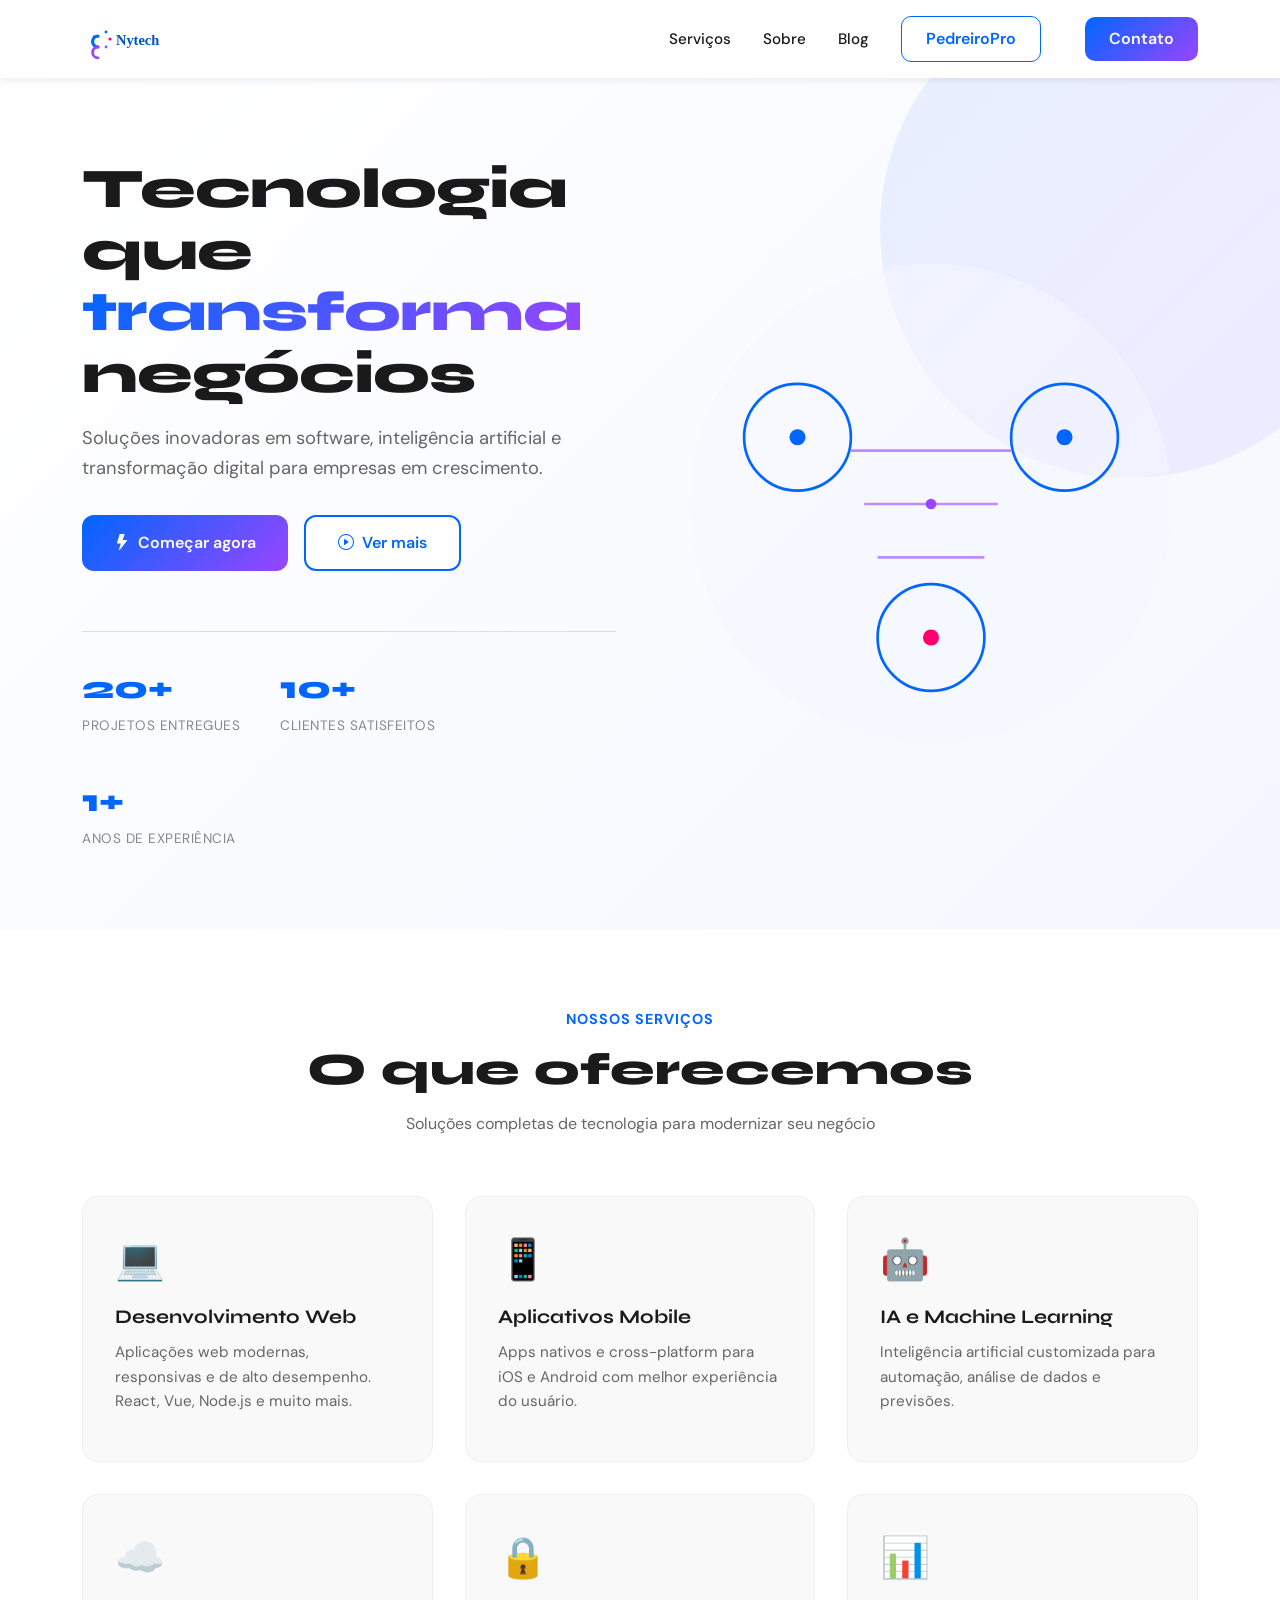
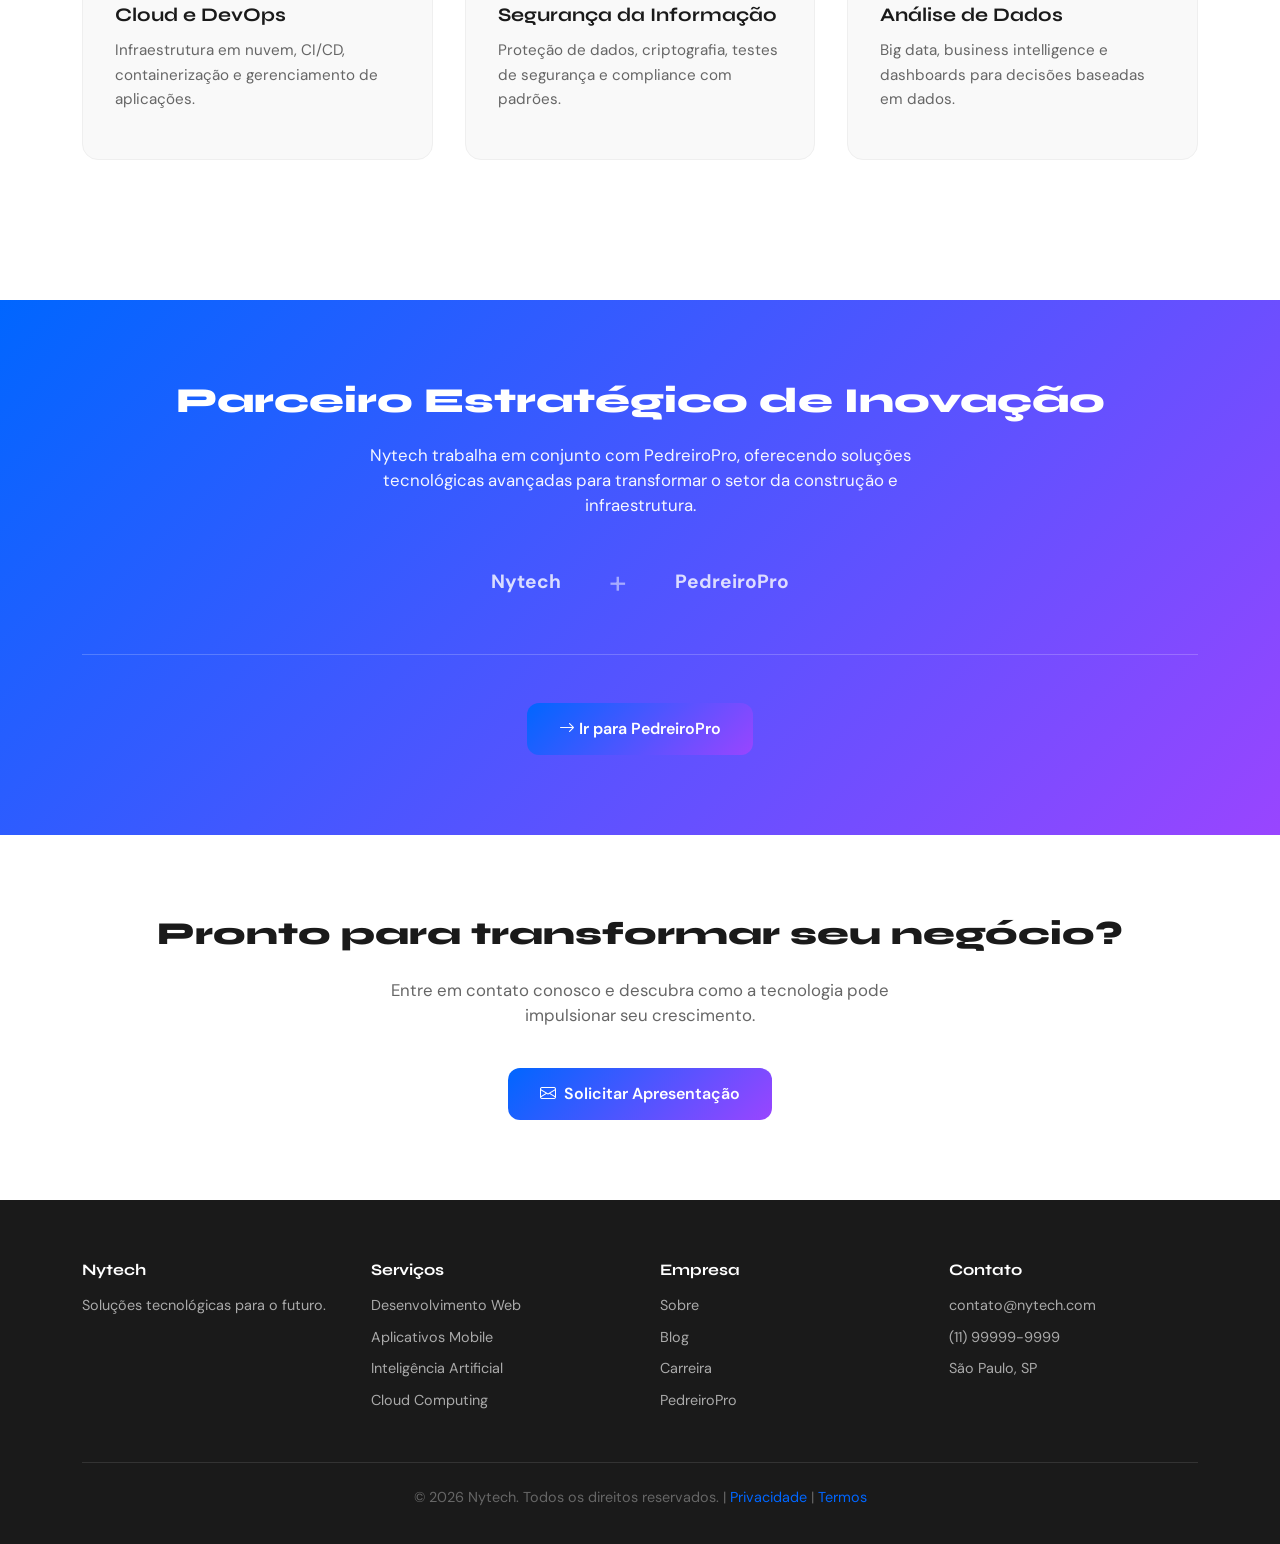
<file: nytech.html>
<!DOCTYPE html>
<html lang="pt-BR">

<head>
    <meta charset="UTF-8" />
    <meta name="viewport" content="width=device-width, initial-scale=1.0" />
    <title>Nytech — Soluções Tecnológicas Inovadoras</title>

    <link href="https://cdn.jsdelivr.net/npm/bootstrap@5.3.3/dist/css/bootstrap.min.css" rel="stylesheet" />

    <link href="https://fonts.googleapis.com/css2?family=Syne:wght@400;600;700;800&family=DM+Sans:wght@400;500&display=swap" rel="stylesheet" />

    <link href="https://cdn.jsdelivr.net/npm/bootstrap-icons@1.11.3/font/bootstrap-icons.min.css" rel="stylesheet" />

    <style>
         :root {
            --azul-principal: #0066FF;
            --azul-escuro: #0052CC;
            --roxo: #9945FF;
            --rosa: #FF006E;
            --fundo: #F8F9FA;
            --texto: #1A1A1A;
        }
        
        * {
            box-sizing: border-box;
        }
        
        body {
            font-family: 'DM Sans', sans-serif;
            background: var(--fundo);
            color: var(--texto);
            margin: 0;
            overflow-x: hidden;
        }
        
        h1,
        h2,
        h3,
        h4,
        h5 {
            font-family: 'Syne', sans-serif;
            font-weight: 700;
        }
        /* ── NAVBAR ── */
        
        .navbar-custom {
            background: #FFFFFF;
            padding: 16px 0;
            position: sticky;
            top: 0;
            z-index: 1000;
            box-shadow: 0 2px 8px rgba(0, 0, 0, 0.08);
        }
        
        .navbar-brand {
            display: flex;
            align-items: center;
            gap: 12px;
            text-decoration: none;
            font-weight: 700;
            font-size: 1.4rem;
            color: #1A1A1A;
            font-family: 'Syne', sans-serif;
        }
        
        .navbar-brand img {
            height: 40px;
        }
        
        .nav-menu {
            display: flex;
            gap: 32px;
            align-items: center;
        }
        
        .nav-link {
            color: var(--texto);
            text-decoration: none;
            font-size: 0.95rem;
            font-weight: 500;
            transition: color 0.3s;
        }
        
        .nav-link:hover {
            color: var(--azul-principal);
        }
        
        .nav-btn {
            background: linear-gradient(135deg, var(--azul-principal) 0%, var(--roxo) 100%);
            color: #fff;
            padding: 10px 24px;
            border-radius: 10px;
            text-decoration: none;
            font-weight: 600;
            transition: all 0.3s;
            display: inline-block;
        }
        
        .nav-btn:hover {
            transform: translateY(-2px);
            box-shadow: 0 8px 24px rgba(0, 102, 255, 0.3);
        }
        
        .nav-btn-secondary {
            background: transparent;
            border: 1.5px solid var(--azul-principal);
            color: var(--azul-principal);
            margin-right: 12px;
        }
        
        .nav-btn-secondary:hover {
            background: var(--azul-principal);
            color: #fff;
        }
        /* ── HERO ── */
        
        .hero-section {
            background: linear-gradient(135deg, #ffffff 0%, #f5f7ff 100%);
            padding: 80px 0;
            position: relative;
            overflow: hidden;
        }
        
        .hero-section::before {
            content: '';
            position: absolute;
            top: -100px;
            right: -100px;
            width: 500px;
            height: 500px;
            background: linear-gradient(135deg, var(--azul-principal) 0%, var(--roxo) 100%);
            opacity: 0.08;
            border-radius: 50%;
            z-index: 0;
        }
        
        .hero-content {
            position: relative;
            z-index: 1;
        }
        
        .hero-title {
            font-size: clamp(2rem, 6vw, 3.5rem);
            font-weight: 800;
            color: var(--texto);
            line-height: 1.1;
            margin-bottom: 20px;
            letter-spacing: -1px;
        }
        
        .hero-title .gradient {
            background: linear-gradient(135deg, var(--azul-principal) 0%, var(--roxo) 100%);
            -webkit-background-clip: text;
            -webkit-text-fill-color: transparent;
            background-clip: text;
        }
        
        .hero-subtitle {
            font-size: 1.15rem;
            color: #666;
            margin-bottom: 32px;
            line-height: 1.6;
            max-width: 500px;
        }
        
        .hero-buttons {
            display: flex;
            gap: 16px;
            margin-bottom: 60px;
            flex-wrap: wrap;
        }
        
        .btn-primary {
            background: linear-gradient(135deg, var(--azul-principal) 0%, var(--roxo) 100%);
            color: #fff;
            padding: 14px 32px;
            border-radius: 12px;
            text-decoration: none;
            font-weight: 600;
            border: none;
            cursor: pointer;
            transition: all 0.3s;
            display: inline-flex;
            align-items: center;
            gap: 8px;
        }
        
        .btn-primary:hover {
            transform: translateY(-3px);
            box-shadow: 0 12px 32px rgba(0, 102, 255, 0.4);
        }
        
        .btn-secondary {
            background: #fff;
            color: var(--azul-principal);
            padding: 14px 32px;
            border-radius: 12px;
            text-decoration: none;
            font-weight: 600;
            border: 2px solid var(--azul-principal);
            cursor: pointer;
            transition: all 0.3s;
            display: inline-flex;
            align-items: center;
            gap: 8px;
        }
        
        .btn-secondary:hover {
            background: var(--azul-principal);
            color: #fff;
        }
        
        .hero-image {
            display: flex;
            align-items: center;
            justify-content: center;
            position: relative;
        }
        
        .hero-image img {
            max-width: 100%;
            height: auto;
            animation: float 3s ease-in-out infinite;
        }
        
        @keyframes float {
            0%,
            100% {
                transform: translateY(0px);
            }
            50% {
                transform: translateY(-20px);
            }
        }
        
        .stats-row {
            display: flex;
            gap: 40px;
            flex-wrap: wrap;
            margin-top: 48px;
            padding-top: 32px;
            border-top: 1px solid #ddd;
        }
        
        .stat {
            display: flex;
            flex-direction: column;
        }
        
        .stat-number {
            font-size: 2rem;
            font-weight: 800;
            color: var(--azul-principal);
            font-family: 'Syne', sans-serif;
        }
        
        .stat-label {
            font-size: 0.85rem;
            color: #888;
            margin-top: 4px;
            text-transform: uppercase;
            letter-spacing: 0.5px;
        }
        /* ── FEATURES ── */
        
        .features-section {
            padding: 80px 0;
            background: #fff;
        }
        
        .section-header {
            text-align: center;
            margin-bottom: 60px;
        }
        
        .section-subtitle {
            font-size: 0.9rem;
            color: var(--azul-principal);
            text-transform: uppercase;
            letter-spacing: 1px;
            font-weight: 700;
            margin-bottom: 12px;
        }
        
        .section-title {
            font-size: clamp(1.8rem, 4vw, 2.8rem);
            color: var(--texto);
            margin-bottom: 16px;
            font-weight: 800;
        }
        
        .section-desc {
            font-size: 1rem;
            color: #666;
            max-width: 500px;
            margin: 0 auto;
        }
        
        .features-grid {
            display: grid;
            grid-template-columns: repeat(auto-fit, minmax(280px, 1fr));
            gap: 32px;
            margin-bottom: 60px;
        }
        
        .feature-card {
            background: #f9f9f9;
            padding: 32px;
            border-radius: 16px;
            border: 1px solid #efefef;
            transition: all 0.3s;
            text-decoration: none;
            color: inherit;
        }
        
        .feature-card:hover {
            background: #fff;
            border-color: var(--azul-principal);
            transform: translateY(-8px);
            box-shadow: 0 12px 32px rgba(0, 102, 255, 0.15);
        }
        
        .feature-icon {
            font-size: 2.5rem;
            margin-bottom: 16px;
            display: block;
        }
        
        .feature-title {
            font-size: 1.2rem;
            font-weight: 700;
            margin-bottom: 12px;
            color: var(--texto);
        }
        
        .feature-text {
            font-size: 0.95rem;
            color: #666;
            line-height: 1.6;
        }
        
        .partnership-section {
            background: linear-gradient(135deg, var(--azul-principal) 0%, var(--roxo) 100%);
            color: #fff;
            padding: 80px 0;
            text-align: center;
        }
        
        .partnership-title {
            font-size: 2.2rem;
            margin-bottom: 20px;
            font-weight: 800;
        }
        
        .partnership-text {
            font-size: 1.05rem;
            margin-bottom: 40px;
            max-width: 600px;
            margin-left: auto;
            margin-right: auto;
            opacity: 0.95;
        }
        
        .partnership-logos {
            display: flex;
            gap: 48px;
            justify-content: center;
            align-items: center;
            flex-wrap: wrap;
            margin-bottom: 48px;
            padding-bottom: 48px;
            border-bottom: 1px solid rgba(255, 255, 255, 0.2);
        }
        
        .partner-logo {
            opacity: 0.8;
            transition: opacity 0.3s;
            font-weight: 700;
            font-size: 1.2rem;
        }
        
        .partner-logo:hover {
            opacity: 1;
        }
        
        .cta-section {
            background: #fff;
            padding: 80px 0;
            text-align: center;
        }
        
        .cta-title {
            font-size: 2rem;
            margin-bottom: 24px;
            font-weight: 800;
        }
        
        .cta-text {
            font-size: 1.05rem;
            color: #666;
            margin-bottom: 40px;
            max-width: 500px;
            margin-left: auto;
            margin-right: auto;
        }
        /* ── FOOTER ── */
        
        .footer {
            background: #1a1a1a;
            color: #fff;
            padding: 60px 0 20px;
            font-size: 0.9rem;
        }
        
        .footer-content {
            display: grid;
            grid-template-columns: repeat(auto-fit, minmax(200px, 1fr));
            gap: 40px;
            margin-bottom: 40px;
        }
        
        .footer-section h4 {
            font-size: 1rem;
            margin-bottom: 16px;
            font-weight: 700;
        }
        
        .footer-link {
            display: block;
            color: #aaa;
            text-decoration: none;
            margin-bottom: 10px;
            transition: color 0.3s;
        }
        
        .footer-link:hover {
            color: var(--azul-principal);
        }
        
        .footer-bottom {
            text-align: center;
            padding-top: 24px;
            border-top: 1px solid #333;
            color: #666;
        }
        
        .footer-bottom a {
            color: var(--azul-principal);
            text-decoration: none;
        }
        /* ── RESPONSIVE ── */
        
        @media (max-width: 768px) {
            .nav-menu {
                gap: 12px;
            }
            .hero-buttons {
                flex-direction: column;
            }
            .stats-row {
                gap: 20px;
            }
            .partnership-logos {
                gap: 24px;
            }
            .nav-link {
                display: none;
            }
        }
    </style>
</head>

<body>

    <nav class="navbar-custom">
        <div class="container d-flex justify-content-between align-items-center">
            <a href="#" class="navbar-brand">
                <img src="data:image/svg+xml,%3Csvg xmlns='http://www.w3.org/2000/svg' viewBox='0 0 400 200'%3E%3Cpath d='M80 140c-15 0-27-12-27-27s12-27 27-27' fill='none' stroke='%230066FF' stroke-width='16' stroke-linecap='round' stroke-linejoin='round'/%3E%3Cpath d='M80 140c-15 0-27 12-27 27s12 27 27 27' fill='none' stroke='%239945FF' stroke-width='14' stroke-linecap='round' stroke-linejoin='round'/%3E%3Ccircle cx='60' cy='90' r='7' fill='%230066FF'/%3E%3Ccircle cx='120' cy='65' r='7' fill='%230066FF'/%3E%3Ccircle cx='120' cy='140' r='7' fill='%239945FF'/%3E%3Ccircle cx='140' cy='100' r='8' fill='%23FF006E'/%3E%3Ctext x='170' y='130' font-family='Syne' font-size='72' font-weight='800' fill='%230052CC'%3ENytech%3C/text%3E%3C/svg%3E"
                    alt="Nytech">
            </a>
            <div class="nav-menu">
                <a href="#features" class="nav-link">Serviços</a>
                <a href="#about" class="nav-link">Sobre</a>
                <a href="#" class="nav-link">Blog</a>
                <a href="pedreiropro.html" class="nav-btn nav-btn-secondary">PedreiroPro</a>
                <a href="#contact" class="nav-btn">Contato</a>
            </div>
        </div>
    </nav>

    <section class="hero-section">
        <div class="container">
            <div class="row align-items-center g-5">
                <div class="col-lg-6 hero-content">
                    <h1 class="hero-title">
                        Tecnologia que <span class="gradient">transforma</span> negócios
                    </h1>
                    <p class="hero-subtitle">
                        Soluções inovadoras em software, inteligência artificial e transformação digital para empresas em crescimento.
                    </p>
                    <div class="hero-buttons">
                        <a href="#contact" class="btn-primary">
                            <i class="bi bi-lightning-fill"></i> Começar agora
                        </a>
                        <a href="#features" class="btn-secondary">
                            <i class="bi bi-play-circle"></i> Ver mais
                        </a>
                    </div>

                    <div class="stats-row">
                        <div class="stat">
                            <span class="stat-number">20+</span>
                            <span class="stat-label">Projetos entregues</span>
                        </div>
                        <div class="stat">
                            <span class="stat-number">10+</span>
                            <span class="stat-label">Clientes satisfeitos</span>
                        </div>
                        <div class="stat">
                            <span class="stat-number">1+</span>
                            <span class="stat-label">Anos de experiência</span>
                        </div>
                    </div>
                </div>

                <div class="col-lg-6 hero-image">
                    <svg viewBox="0 0 400 400" xmlns="http://www.w3.org/2000/svg" style="max-width: 100%; height: auto;">
                        <!-- Fundo -->
                        <circle cx="200" cy="200" r="180" fill="#f5f7ff" opacity="0.5"/>

                        <!-- Elementos decorativos tech -->
                        <g stroke="#0066FF" stroke-width="2" fill="none">
                            <circle cx="100" cy="150" r="40"/>
                            <circle cx="300" cy="150" r="40"/>
                            <circle cx="200" cy="300" r="40"/>
                        </g>

                        <!-- Linhas conectoras -->
                        <g stroke="#9945FF" stroke-width="2" fill="none" opacity="0.6">
                            <path d="M140 160 L260 160"/>
                            <path d="M150 200 L250 200"/>
                            <path d="M160 240 L240 240"/>
                        </g>

                        <!-- Pontos de conexão -->
                        <circle cx="100" cy="150" r="6" fill="#0066FF"/>
                        <circle cx="300" cy="150" r="6" fill="#0066FF"/>
                        <circle cx="200" cy="300" r="6" fill="#FF006E"/>
                        <circle cx="200" cy="200" r="4" fill="#9945FF"/>
                    </svg>
                </div>
            </div>
        </div>
    </section>

    <!-- FEATURES -->
    <section class="features-section" id="features">
        <div class="container">
            <div class="section-header">
                <div class="section-subtitle">NOSSOS SERVIÇOS</div>
                <h2 class="section-title">O que oferecemos</h2>
                <p class="section-desc">Soluções completas de tecnologia para modernizar seu negócio</p>
            </div>

            <div class="features-grid">
                <div class="feature-card">
                    <span class="feature-icon">💻</span>
                    <h3 class="feature-title">Desenvolvimento Web</h3>
                    <p class="feature-text">Aplicações web modernas, responsivas e de alto desempenho. React, Vue, Node.js e muito mais.</p>
                </div>

                <div class="feature-card">
                    <span class="feature-icon">📱</span>
                    <h3 class="feature-title">Aplicativos Mobile</h3>
                    <p class="feature-text">Apps nativos e cross-platform para iOS e Android com melhor experiência do usuário.</p>
                </div>

                <div class="feature-card">
                    <span class="feature-icon">🤖</span>
                    <h3 class="feature-title">IA e Machine Learning</h3>
                    <p class="feature-text">Inteligência artificial customizada para automação, análise de dados e previsões.</p>
                </div>

                <div class="feature-card">
                    <span class="feature-icon">☁️</span>
                    <h3 class="feature-title">Cloud e DevOps</h3>
                    <p class="feature-text">Infraestrutura em nuvem, CI/CD, containerização e gerenciamento de aplicações.</p>
                </div>

                <div class="feature-card">
                    <span class="feature-icon">🔒</span>
                    <h3 class="feature-title">Segurança da Informação</h3>
                    <p class="feature-text">Proteção de dados, criptografia, testes de segurança e compliance com padrões.</p>
                </div>

                <div class="feature-card">
                    <span class="feature-icon">📊</span>
                    <h3 class="feature-title">Análise de Dados</h3>
                    <p class="feature-text">Big data, business intelligence e dashboards para decisões baseadas em dados.</p>
                </div>
            </div>
        </div>
    </section>

    <!-- PARTNERSHIP -->
    <section class="partnership-section">
        <div class="container">
            <h2 class="partnership-title">Parceiro Estratégico de Inovação</h2>
            <p class="partnership-text">
                Nytech trabalha em conjunto com PedreiroPro, oferecendo soluções tecnológicas avançadas para transformar o setor da construção e infraestrutura.
            </p>

            <div class="partnership-logos">
                <div class="partner-logo">Nytech</div>
                <div style="font-size: 2rem; opacity: 0.5;">+</div>
                <div class="partner-logo">PedreiroPro</div>
            </div>

            <a href="pedreiropro.html" class="btn-primary" style="display: inline-block;">
                <i class="bi bi-arrow-right"></i> Ir para PedreiroPro
            </a>
        </div>
    </section>

    <!-- CTA -->
    <section class="cta-section" id="contact">
        <div class="container">
            <h2 class="cta-title">Pronto para transformar seu negócio?</h2>
            <p class="cta-text">Entre em contato conosco e descubra como a tecnologia pode impulsionar seu crescimento.</p>
            <button class="btn-primary">
                <i class="bi bi-envelope"></i> Solicitar Apresentação
            </button>
        </div>
    </section>

    <!-- FOOTER -->
    <footer class="footer">
        <div class="container">
            <div class="footer-content">
                <div class="footer-section">
                    <h4>Nytech</h4>
                    <p style="color: #aaa; margin-bottom: 0;">Soluções tecnológicas para o futuro.</p>
                </div>

                <div class="footer-section">
                    <h4>Serviços</h4>
                    <a href="#" class="footer-link">Desenvolvimento Web</a>
                    <a href="#" class="footer-link">Aplicativos Mobile</a>
                    <a href="#" class="footer-link">Inteligência Artificial</a>
                    <a href="#" class="footer-link">Cloud Computing</a>
                </div>

                <div class="footer-section">
                    <h4>Empresa</h4>
                    <a href="#" class="footer-link">Sobre</a>
                    <a href="#" class="footer-link">Blog</a>
                    <a href="#" class="footer-link">Carreira</a>
                    <a href="index.html" class="footer-link">PedreiroPro</a>
                </div>

                <div class="footer-section">
                    <h4>Contato</h4>
                    <a href="#" class="footer-link">contato@nytech.com</a>
                    <a href="#" class="footer-link">(11) 99999-9999</a>
                    <a href="#" class="footer-link">São Paulo, SP</a>
                </div>
            </div>

            <div class="footer-bottom">
                <p>&copy; 2026 Nytech. Todos os direitos reservados. | <a href="#">Privacidade</a> | <a href="#">Termos</a></p>
            </div>
        </div>
    </footer>

    <!-- Bootstrap JS -->
    <script src="https://cdn.jsdelivr.net/npm/bootstrap@5.3.3/dist/js/bootstrap.bundle.min.js"></script>

    <script>
        // Smooth scrolling para links internos
        document.querySelectorAll('a[href^="#"]').forEach(anchor => {
            anchor.addEventListener('click', function(e) {
                e.preventDefault();
                const target = document.querySelector(this.getAttribute('href'));
                if (target) {
                    target.scrollIntoView({
                        behavior: 'smooth'
                    });
                }
            });
        });

        // Animação ao rolar
        const observerOptions = {
            threshold: 0.1,
            rootMargin: '0px 0px -50px 0px'
        };

        const observer = new IntersectionObserver(function(entries) {
            entries.forEach(entry => {
                if (entry.isIntersecting) {
                    entry.target.style.opacity = '1';
                    entry.target.style.transform = 'translateY(0)';
                }
            });
        }, observerOptions);

        document.querySelectorAll('.feature-card').forEach(card => {
            card.style.opacity = '0';
            card.style.transform = 'translateY(20px)';
            card.style.transition = 'opacity 0.6s, transform 0.6s';
            observer.observe(card);
        });
    </script>
</body>

</html>
</file>
